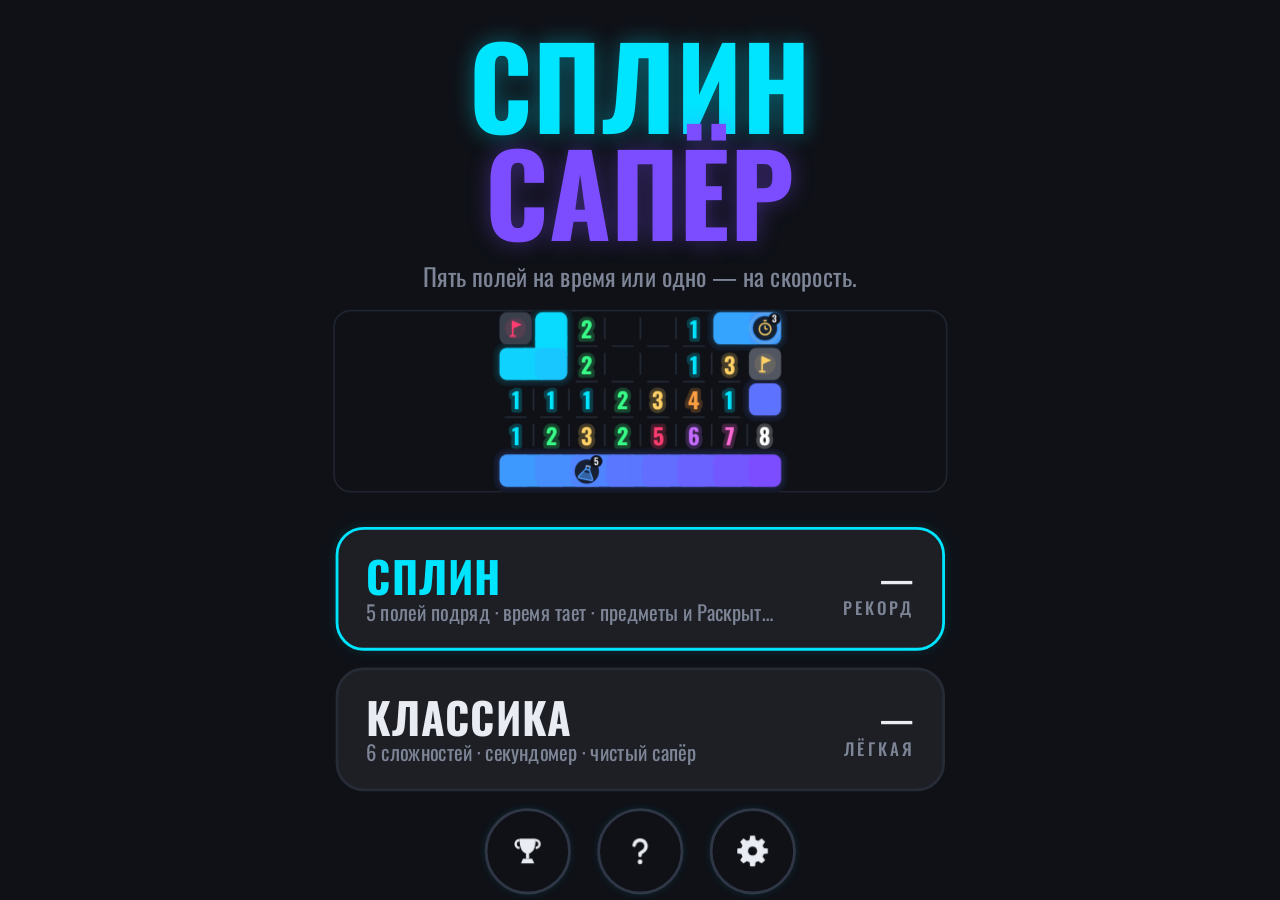
<file: index.html>
<!doctype html>
<html lang="ru">
<head>
	<meta charset="utf-8">
	<meta name="viewport" content="width=device-width, initial-scale=1, maximum-scale=1, user-scalable=no, viewport-fit=cover">
	<meta name="theme-color" content="#0f1117">
	<meta name="description" content="Сплин Сапёр — сапёр-марафон из 5 этапов с маной, Раскрытием и предметами, и классический сапёр на скорость.">
	<meta name="apple-mobile-web-app-capable" content="yes">
	<meta name="mobile-web-app-capable" content="yes">
	<title>Сплин Сапёр</title>
	<link rel="icon" type="image/png" href="assets/icon.png">
	<link rel="apple-touch-icon" href="assets/icon.png">
	<link rel="preload" href="assets/fonts/Oswald.ttf" as="font" type="font/ttf" crossorigin>
	<link rel="stylesheet" href="css/style.css">
</head>
<body>
	<div id="safe-probe"></div>
	<div id="boot">СПЛИН САПЁР</div>
	<div id="app"></div>
	<noscript>Для игры нужен JavaScript.</noscript>
	<script type="module" src="js/main.js"></script>
</body>
</html>
</file>
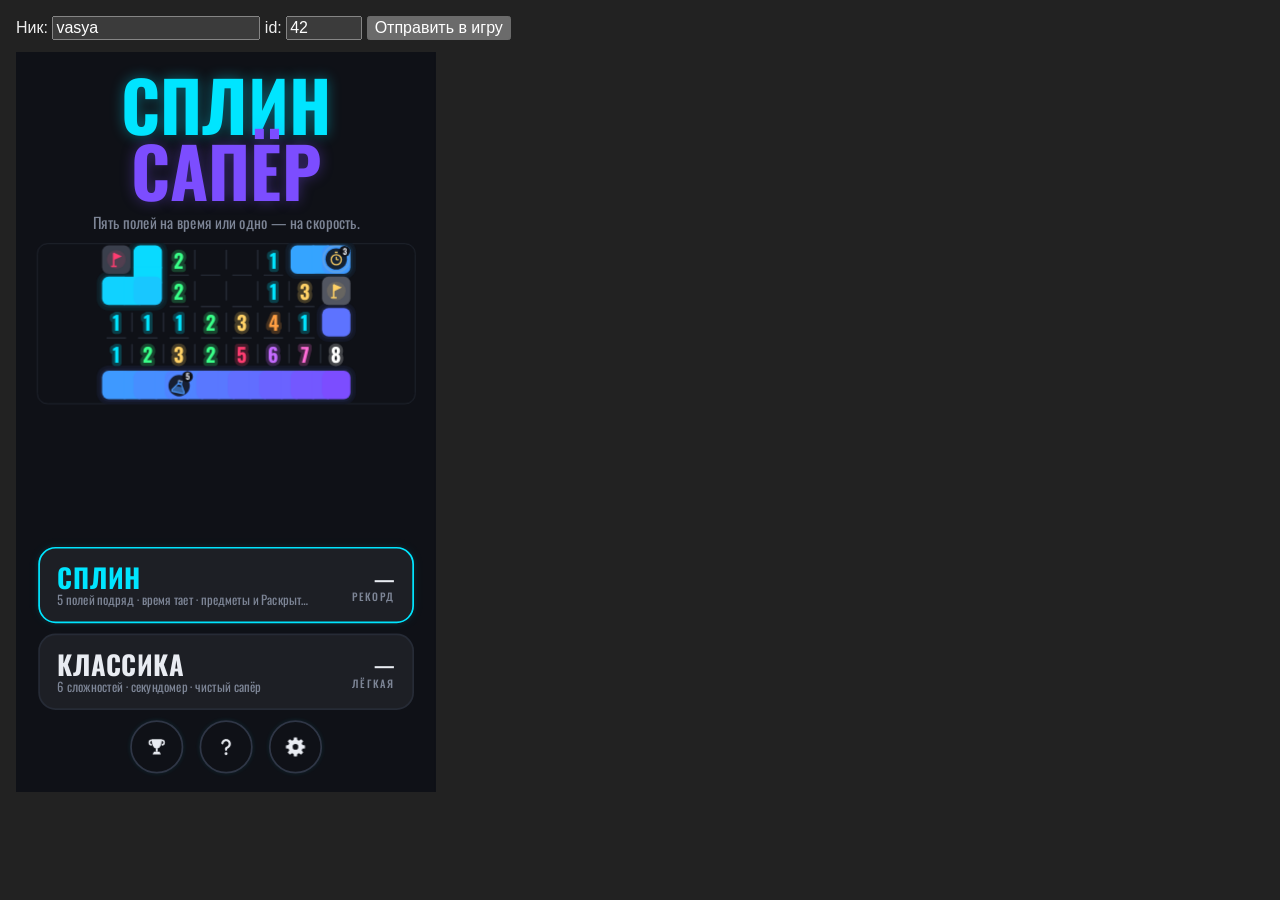
<file: embed-test.html>
<!doctype html>
<html lang="ru">
<head>
	<meta charset="utf-8">
	<meta name="viewport" content="width=device-width, initial-scale=1">
	<title>Проверка встраивания</title>
	<style>
		:root { color-scheme: dark; }
		body { margin: 0; padding: 16px; font: 16px sans-serif; background: #222; color: #eee; }
		iframe { display: block; width: min(100%, 420px); height: 740px; border: 0; margin-top: 12px; }
		input, button { font: inherit; }
	</style>
</head>
<body>
	<!-- Так игру может встроить huevo.su: фрейм + сообщение с пользователем в ответ на spleen:ready. -->
	<label>Ник: <input id="name" value="vasya"></label>
	<label>id: <input id="uid" value="42" size="6"></label>
	<button id="send">Отправить в игру</button>
	<iframe id="game" src="./" allow="fullscreen; autoplay"></iframe>
	<script>
		const frame = document.getElementById("game");
		const send = () => frame.contentWindow.postMessage(
			{ type: "huevo:user", user: { id: document.getElementById("uid").value, username: document.getElementById("name").value } }, "*");
		window.addEventListener("message", (e) => {
			if (e.source === frame.contentWindow && e.data && e.data.type === "spleen:ready") send();
		});
		document.getElementById("send").addEventListener("click", send);
	</script>
</body>
</html>
</file>
<file: css/style.css>
/* Раскладка в пикселях ширины 720 (как Godot-версия); #app масштабируется под экран целиком. */

@font-face {
	font-family: "Oswald";
	src: url("../assets/fonts/Oswald.ttf") format("truetype");
	font-weight: 200 700;
	font-display: block;
}

* {
	box-sizing: border-box;
	-webkit-tap-highlight-color: transparent;
}

html,
body {
	margin: 0;
	height: 100%;
	overflow: hidden;
	background: #0f1117;
	overscroll-behavior: none;
}

body {
	font-family: "Oswald", "Arial Narrow", sans-serif;
	-webkit-user-select: none;
	user-select: none;
	-webkit-touch-callout: none;
}

#safe-probe {
	position: fixed;
	visibility: hidden;
	pointer-events: none;
	padding: env(safe-area-inset-top) env(safe-area-inset-right) env(safe-area-inset-bottom) env(safe-area-inset-left);
}

#boot {
	position: fixed;
	inset: 0;
	display: flex;
	align-items: center;
	justify-content: center;
	color: #3a4256;
	font: 700 22px sans-serif;
	letter-spacing: 6px;
}

#app {
	--bg: #0f1117;
	--surface: #161a22;
	--line: #262b36;
	--text: #e9ecf2;
	--muted: #7d8596;
	--accent: #00e5ff;
	--accent2: #ffd166;
	--danger: #ff3d71;
	--mana: #4d9bff;
	--safe-top: 0px;
	--safe-bottom: 0px;
	--safe-left: 0px;
	--safe-right: 0px;
	position: absolute;
	top: 0;
	transform-origin: 0 0;
	overflow: hidden;
	background: var(--bg);
	color: var(--text);
	font-size: 28px;
	font-weight: 700;
	line-height: 1.25;
}

button {
	font: inherit;
	color: inherit;
	background: none;
	border: none;
	padding: 0;
	margin: 0;
	cursor: pointer;
	touch-action: manipulation;
}

button:focus {
	outline: none;
}

canvas {
	display: block;
}

.screen {
	position: absolute;
	inset: 0;
	display: flex;
	flex-direction: column;
	animation: screen-in 0.18s ease-out;
}

@keyframes screen-in {
	from {
		opacity: 0;
	}
}

.screen-root {
	flex: 1;
	min-height: 0;
	display: flex;
	flex-direction: column;
	margin: var(--safe-top) var(--safe-right) var(--safe-bottom) var(--safe-left);
}

.screen-root > * {
	flex: none;
}

.screen-root > .grow,
.grow {
	flex: 1 1 0;
	min-width: 0;
	min-height: 0;
}

.center {
	align-self: center;
}

.label {
	white-space: nowrap;
	line-height: 1.3;
}

.label.wrap,
.wrap {
	white-space: normal;
}

.caps {
	letter-spacing: 3px;
}

.muted {
	color: var(--muted);
}

.strong {
	font-weight: 700;
}

.display {
	line-height: 1.15;
}

.bump {
	animation: bump 0.42s;
}

@keyframes bump {
	28% {
		transform: scale(1.18);
	}
	100% {
		transform: scale(1);
	}
}

/* --- Кнопки --- */

.pill {
	display: inline-flex;
	align-items: center;
	justify-content: center;
	white-space: nowrap;
	font-weight: 700;
	border-radius: 999px;
	border: 3px solid var(--accent);
	color: var(--accent-mix);
	margin: 3px;
	transition: background 0.1s, transform 0.08s;
}

.neon .pill:not(.secondary) {
	box-shadow: 0 0 10px 1px var(--glow-1), 0 0 22px 3px var(--glow-2);
}

.neon .pill:hover {
	background: color-mix(in srgb, var(--accent) 8%, transparent);
}

.neon .pill:active {
	background: color-mix(in srgb, var(--accent) 20%, transparent);
}

.pill.secondary {
	border-color: var(--muted);
	color: var(--text);
}

.neon .pill.secondary:hover {
	background: color-mix(in srgb, var(--muted) 8%, transparent);
}

.blocks .pill {
	border: none;
	border-radius: 14px;
	background: var(--accent);
	color: #141414;
	box-shadow: inset 0 5px 0 -1px var(--accent-hi), inset 0 -6px 0 0 var(--accent-lo), 0 6px 0 rgba(0, 0, 0, 0.35);
}

.blocks .pill.secondary {
	background: #2c2c2c;
	color: var(--text);
	box-shadow: inset 0 5px 0 -1px #5a5a5a, inset 0 -6px 0 0 #1d1d1d, 0 6px 0 rgba(0, 0, 0, 0.35);
}

.blocks .pill:hover {
	filter: brightness(1.08);
}

.blocks .pill:active {
	transform: translateY(3px);
	box-shadow: inset 0 5px 0 -1px var(--accent-hi), inset 0 -6px 0 0 var(--accent-lo), 0 3px 0 rgba(0, 0, 0, 0.35);
}

.plain {
	border: 2px solid color-mix(in srgb, var(--line) 85%, white);
	border-radius: 999px;
	color: var(--text);
	width: 100%;
}

.plain:hover {
	border-color: var(--muted);
	background: color-mix(in srgb, var(--text) 4%, transparent);
}

.plain:active {
	border-color: var(--accent);
	background: color-mix(in srgb, var(--accent) 12%, transparent);
}

.round {
	flex: none;
	display: flex;
	align-items: center;
	justify-content: center;
	border-radius: 50%;
	border: 3px solid #2f3646;
	margin: 0;
	align-self: center;
}

.neon .round {
	box-shadow: 0 0 8px 1px color-mix(in srgb, var(--accent) calc(var(--glow) * 12%), transparent);
}

.blocks .round {
	border-color: #3c3c3c;
}

.round:hover {
	border-color: #5a6378;
}

.blocks .round:hover {
	border-color: #636363;
}

.round:active {
	background: color-mix(in srgb, var(--text) 10%, transparent);
}

.mode {
	position: relative;
	width: 88px;
	height: 88px;
	flex: none;
	display: flex;
	align-items: center;
	justify-content: center;
	border-radius: 50%;
	border: 3px solid #2f3646;
}

.blocks .mode {
	border-color: #3c3c3c;
}

.mode.active {
	border-color: var(--accent);
	background: var(--accent-a);
}

.neon .mode.active {
	box-shadow: 0 0 10px 1px color-mix(in srgb, var(--accent) 30%, transparent), 0 0 20px 3px color-mix(in srgb, var(--accent) 15%, transparent);
}

.mode .active-icon {
	position: absolute;
	display: none;
}

.mode.active .active-icon {
	display: block;
}

.mode.active .icon:not(.active-icon):has(+ .active-icon) {
	visibility: hidden;
}

.echo {
	flex: none;
	display: flex;
	align-items: center;
	justify-content: center;
	overflow: visible;
}

.echo.disabled {
	cursor: default;
}

/* --- Шкала --- */

.meter {
	position: relative;
	height: 26px;
	width: 100%;
	min-width: 160px;
	border: 3px solid var(--line);
	border-radius: 8px;
	background: #0b0e15;
}

.blocks .meter {
	background: #0b0b0b;
	border-color: #2c2c2c;
}

.meter-fill {
	position: absolute;
	left: 0;
	top: 0;
	bottom: 0;
	width: 0;
	border-radius: 5px;
	background: var(--accent);
	--meter-color: var(--accent);
}

.meter.mana .meter-fill {
	background: var(--mana);
	--meter-color: var(--mana);
}

.neon .meter-fill {
	box-shadow: 0 0 8px 3px color-mix(in srgb, var(--meter-color) calc(var(--glow) * 28%), transparent);
}

.blocks .meter-fill {
	border-radius: 2px;
	background: linear-gradient(var(--meter-color), color-mix(in srgb, var(--meter-color) 70%, black));
}

.meter-fill.empty {
	box-shadow: none !important;
}

.meter-ticks i {
	position: absolute;
	top: 0;
	bottom: 0;
	width: 2px;
	margin-left: -1px;
	background: rgba(0, 0, 0, 0.45);
}

/* --- Игровой экран --- */

.top-bar {
	display: flex;
	align-items: center;
}

.top-bar .display {
	font-size: 56px;
}

.card {
	background: var(--surface);
	border: 2px solid var(--line);
	border-radius: 22px;
	padding: 13px 26px;
}

.stat-card {
	display: flex;
	align-items: stretch;
}

.divider {
	width: 2px;
	flex: none;
	background: var(--line);
}

.stat {
	flex: 1 1 0;
	display: flex;
	flex-direction: column;
	align-items: center;
	gap: 2px;
	min-width: 0;
}

.stat-value {
	line-height: 1.15;
}

.board-view {
	position: relative;
	min-height: 0;
	overflow: hidden;
}

.board-view canvas {
	position: absolute;
	left: 0;
	top: 0;
}

.tray {
	display: flex;
	gap: 20px;
}

.tray-col {
	display: flex;
	flex-direction: column;
	gap: 8px;
	align-items: center;
}

.tray-col.grow {
	align-items: stretch;
}

.tray-slot {
	height: 104px;
	display: flex;
	align-items: center;
	justify-content: center;
}

.modes {
	display: flex;
	gap: 14px;
}

/* --- Оверлей --- */

.overlay {
	position: absolute;
	inset: 0;
	z-index: 10;
	display: flex;
	align-items: center;
	animation: fade-in 0.2s ease-out;
}

.overlay .dim {
	position: absolute;
	inset: 0;
	background: rgba(6, 9, 15, 0.62);
}

.band {
	position: relative;
	width: 100%;
	max-height: 100%;
	overflow-y: auto;
	display: flex;
	justify-content: center;
	padding: 40px 32px 44px;
	background: color-mix(in srgb, var(--bg) 96%, transparent);
	border-top: 2px solid color-mix(in srgb, var(--accent) 70%, transparent);
	border-bottom: 2px solid color-mix(in srgb, var(--accent) 70%, transparent);
	box-shadow: 0 0 30px rgba(0, 0, 0, 0.45);
	animation: band-in 0.28s cubic-bezier(0.34, 1.56, 0.64, 1);
}

.blocks .band {
	background: rgba(22, 22, 22, 0.97);
	border-color: #3a3a3a;
}

@keyframes fade-in {
	from {
		opacity: 0;
	}
}

@keyframes band-in {
	from {
		transform: scaleY(0.6);
	}
}

.band-content {
	width: 560px;
	display: flex;
	flex-direction: column;
	gap: 16px;
}

.band-title {
	font-size: 64px;
	white-space: normal;
	word-spacing: 10px;
	line-height: 1.2;
}

.row {
	display: flex;
	align-items: baseline;
	gap: 12px;
}

.separator {
	height: 2px;
	background: var(--line);
	margin: 9px 0;
}

.button-row {
	display: flex;
	justify-content: center;
	gap: 16px;
}

.button-row .pill {
	flex: 0 1 auto;
}

.name-row {
	display: flex;
	align-items: center;
	gap: 12px;
}

.name-edit {
	flex: 1;
	min-width: 0;
	height: 72px;
	font: inherit;
	font-size: 30px;
	color: var(--text);
	background: var(--bg);
	border: 2px solid var(--line);
	border-radius: 16px;
	padding: 0 20px;
	outline: none;
	-webkit-user-select: text;
	user-select: text;
}

.name-edit:focus {
	border-color: var(--accent);
}

/* --- Меню --- */

.menu-title {
	display: flex;
	flex-direction: column;
	margin-bottom: 0;
}

.menu-title .display {
	font-size: 120px;
	line-height: 0.95;
}

.mode-card {
	height: 132px;
	display: flex;
	align-items: center;
	text-align: left;
	padding: 0 30px;
	margin: 0 3px;
	border-radius: 30px;
	border: 3px solid var(--line);
	background: var(--surface);
}

.mode-card:hover {
	border-color: color-mix(in srgb, var(--line) 85%, white);
}

.mode-card:active {
	background: color-mix(in srgb, var(--surface) 95%, white);
}

.mode-card.highlighted {
	border-color: var(--accent);
}

.neon .mode-card.highlighted {
	box-shadow: 0 0 10px 1px color-mix(in srgb, var(--accent) calc(var(--glow) * 11%), transparent), 0 0 20px 3px color-mix(in srgb, var(--accent) calc(var(--glow) * 6%), transparent);
}

.mc-left {
	flex: 1;
	min-width: 0;
}

.mc-title {
	font-size: 46px;
	letter-spacing: 1px;
	line-height: 1.1;
}

.neon .mode-card.highlighted .mc-title {
	color: var(--accent);
}

.mc-desc {
	font-size: 22px;
	font-weight: 400;
	color: var(--muted);
	white-space: nowrap;
	overflow: hidden;
	text-overflow: ellipsis;
}

.mc-right,
.dr-right {
	text-align: right;
	width: 150px;
	flex: none;
}

.mc-record,
.dr-best {
	font-size: 34px;
	font-weight: 600;
	line-height: 1.2;
}

.mc-cap,
.dr-cap {
	font-size: 18px;
	font-weight: 500;
	letter-spacing: 3px;
	color: var(--muted);
}

.links {
	display: flex;
	justify-content: center;
	gap: 28px;
}

/* --- Сложность --- */

.scroll {
	overflow-y: auto;
	overflow-x: hidden;
	min-height: 0;
	flex: 1 1 0;
	scrollbar-width: thin;
	scrollbar-color: color-mix(in srgb, var(--text) 15%, transparent) transparent;
	-webkit-overflow-scrolling: touch;
}

.list {
	display: flex;
	flex-direction: column;
	gap: 12px;
}

.list > * {
	flex: none;
}

.diff-row {
	height: 124px;
	display: flex;
	align-items: center;
	gap: 22px;
	padding: 0 24px 0 18px;
	margin: 0 3px;
	text-align: left;
	border-radius: 26px;
	border: 3px solid var(--line);
	background: var(--surface);
}

.diff-row:hover {
	border-color: color-mix(in srgb, var(--line) 85%, white);
}

.diff-row.selected {
	border-color: var(--row-color);
	background: color-mix(in srgb, var(--surface) 90%, var(--row-color));
}

.neon .diff-row.selected {
	box-shadow: 0 0 10px 1px color-mix(in srgb, var(--row-color) calc(var(--glow) * 11%), transparent);
}

.diff-row canvas {
	flex: none;
}

.dr-mid {
	flex: 1;
	min-width: 0;
}

.dr-name {
	font-size: 34px;
	letter-spacing: 1px;
	line-height: 1.15;
}

.dr-meta {
	font-size: 24px;
	font-weight: 400;
	color: var(--muted);
}

.dr-steps {
	display: flex;
	gap: 6px;
	margin-top: 6px;
}

.dr-steps i {
	width: 24px;
	height: 8px;
	border-radius: 4px;
	background: var(--line);
}

.dr-steps i.on {
	background: var(--row-color);
}

.go-row {
	display: flex;
	align-items: center;
	gap: 20px;
}

.go-row .pill {
	min-width: 0 !important;
}

.spacer-92 {
	width: 92px;
	flex: none;
}

/* --- Переключатели и ползунки --- */

.toggle {
	display: flex;
	align-items: center;
	gap: 16px;
	min-height: 70px;
	padding: 6px 22px;
	border-radius: 20px;
	background: var(--surface);
	border: 2px solid var(--line);
	cursor: pointer;
}

.toggle input {
	display: none;
}

.toggle-text {
	flex: 1;
}

.switch {
	position: relative;
	width: 76px;
	height: 42px;
	flex: none;
	border-radius: 21px;
	background: color-mix(in srgb, var(--line) 90%, white);
	transition: background 0.15s;
}

.switch::after {
	content: "";
	position: absolute;
	left: 5px;
	top: 5px;
	width: 32px;
	height: 32px;
	border-radius: 50%;
	background: var(--muted);
	transition: transform 0.15s, background 0.15s;
}

.toggle input:checked + .switch {
	background: var(--accent);
}

.toggle input:checked + .switch::after {
	transform: translateX(34px);
	background: var(--bg);
}

.slider-row {
	display: flex;
	flex-direction: column;
	gap: 2px;
}

.slider-head {
	display: flex;
	justify-content: space-between;
}

.slider {
	-webkit-appearance: none;
	appearance: none;
	width: 100%;
	height: 44px;
	margin: 0;
	background: transparent;
	cursor: pointer;
	--fill: 50%;
}

.slider::-webkit-slider-runnable-track {
	height: 12px;
	border-radius: 6px;
	background: linear-gradient(to right, var(--accent) var(--fill), var(--line) var(--fill));
}

.slider::-moz-range-track {
	height: 12px;
	border-radius: 6px;
	background: linear-gradient(to right, var(--accent) var(--fill), var(--line) var(--fill));
}

.slider::-webkit-slider-thumb {
	-webkit-appearance: none;
	width: 30px;
	height: 30px;
	margin-top: -9px;
	border-radius: 50%;
	background: var(--text);
	border: none;
}

.slider::-moz-range-thumb {
	width: 30px;
	height: 30px;
	border-radius: 50%;
	background: var(--text);
	border: none;
}

.slider:active::-webkit-slider-thumb {
	background: var(--accent);
}

.settings-list {
	gap: 14px;
	padding-right: 4px;
}

.swatches {
	display: flex;
	justify-content: center;
	gap: 6px;
}

.swatch {
	width: 104px;
	height: 112px;
	border-radius: 16px;
	border: 2px solid transparent;
	display: flex;
	flex-direction: column;
	align-items: center;
}

.swatch.selected {
	border-color: var(--text);
}

.swatch-name {
	font-size: 20px;
	font-weight: 600;
	color: var(--muted);
	margin-top: 4px;
}

.swatch.selected .swatch-name {
	color: var(--text);
}

/* --- Рекорды --- */

.tabs {
	height: 76px;
	display: flex;
	padding: 6px;
	margin: 0 2px;
	border: 3px solid var(--line);
	border-radius: 999px;
}

.tab {
	flex: 1;
	border-radius: 999px;
	font-size: 24px;
	font-weight: 600;
	letter-spacing: 3px;
	color: var(--muted);
}

.tab.on {
	background: var(--text);
	color: var(--bg);
}

.classic-bar {
	display: flex;
	flex-direction: column;
	gap: 8px;
}

.chips {
	display: flex;
	flex-wrap: wrap;
	gap: 10px;
}

.chip {
	height: 56px;
	padding: 0 20px;
	border-radius: 999px;
	border: 3px solid var(--line);
	font-size: 22px;
	font-weight: 600;
	letter-spacing: 1px;
	color: var(--muted);
}

.chip.on {
	border-color: var(--accent);
	background: color-mix(in srgb, var(--accent) 12%, transparent);
	color: var(--text);
}

.tiles {
	display: flex;
	gap: 12px;
}

.tile {
	flex: 1 1 0;
	padding: 10px 8px;
	display: flex;
	flex-direction: column;
	align-items: center;
}

.table {
	display: flex;
	flex-direction: column;
	gap: 4px;
}

.lb-row {
	display: flex;
	gap: 12px;
	padding: 10px 14px;
	border: 2px solid transparent;
	border-radius: 12px;
	font-size: 26px;
	flex: none;
}

.lb-row.head {
	font-size: 17px;
	letter-spacing: 3px;
	color: var(--muted);
}

.lb-row.me {
	color: var(--accent);
	background: color-mix(in srgb, var(--accent) 10%, transparent);
	border-color: color-mix(in srgb, var(--accent) 70%, transparent);
}

.lb-cell {
	flex: none;
	white-space: nowrap;
	overflow: hidden;
	text-overflow: ellipsis;
}

.lb-cell.right {
	text-align: right;
}

/* --- Обучение --- */

.tutorial {
	display: flex;
	flex-direction: column;
	gap: 12px;
}

.tutorial > * {
	flex: none;
}

.tutorial > .board-view {
	flex: 1 1 0;
}

.hint {
	min-height: 110px;
}

.status {
	min-height: 72px;
}

.extras {
	display: flex;
	align-items: center;
	gap: 20px;
}

.extras-col {
	display: flex;
	flex-direction: column;
	gap: 6px;
}

.nav {
	display: flex;
	justify-content: center;
	align-items: center;
	gap: 16px;
}

.rules {
	font-size: 28px;
	font-weight: 400;
	line-height: 1.4;
	padding-right: 6px;
}

.rules p {
	margin: 0 0 6px;
}

.rules b {
	font-weight: 700;
}

.rules .rules-head {
	font-weight: 700;
	margin-top: 18px;
}

.rules .rules-head:first-child {
	margin-top: 0;
}

/* --- Широкий экран: фрейм 16:9 / 4:3 / 3:2, монитор --- */

/* Меню и разделы — колонкой 720 по центру. */
.landscape .screen-root {
	width: 720px;
	align-self: center;
}

/* Игра: панель слева (шапка, карточка, лоток), поле справа на всю высоту. */
.landscape .screen-root.board-root {
	width: auto;
	align-self: stretch;
	display: grid;
	grid-template-columns: 540px 1fr;
	grid-template-rows: auto auto 1fr auto;
	column-gap: 24px;
	row-gap: 20px;
}

.landscape .board-root > .top-bar {
	grid-column: 1;
	grid-row: 1;
}

.landscape .board-root > .stat-card {
	grid-column: 1;
	grid-row: 2;
}

.landscape .board-root > .board-view {
	grid-column: 2;
	grid-row: 1 / -1;
}

.landscape .board-root > .tray {
	grid-column: 1;
	grid-row: 4;
}

/* Высота 960: меню и обучение чуть компактнее. */
.landscape .menu-title .display {
	font-size: 88px;
}

.landscape .menu .board-view {
	height: 196px !important;
}

.landscape .tutorial > .board-view {
	min-height: 200px !important;
}

.landscape .hint {
	min-height: 0;
}

.landscape .status {
	min-height: 40px;
}
</file>
